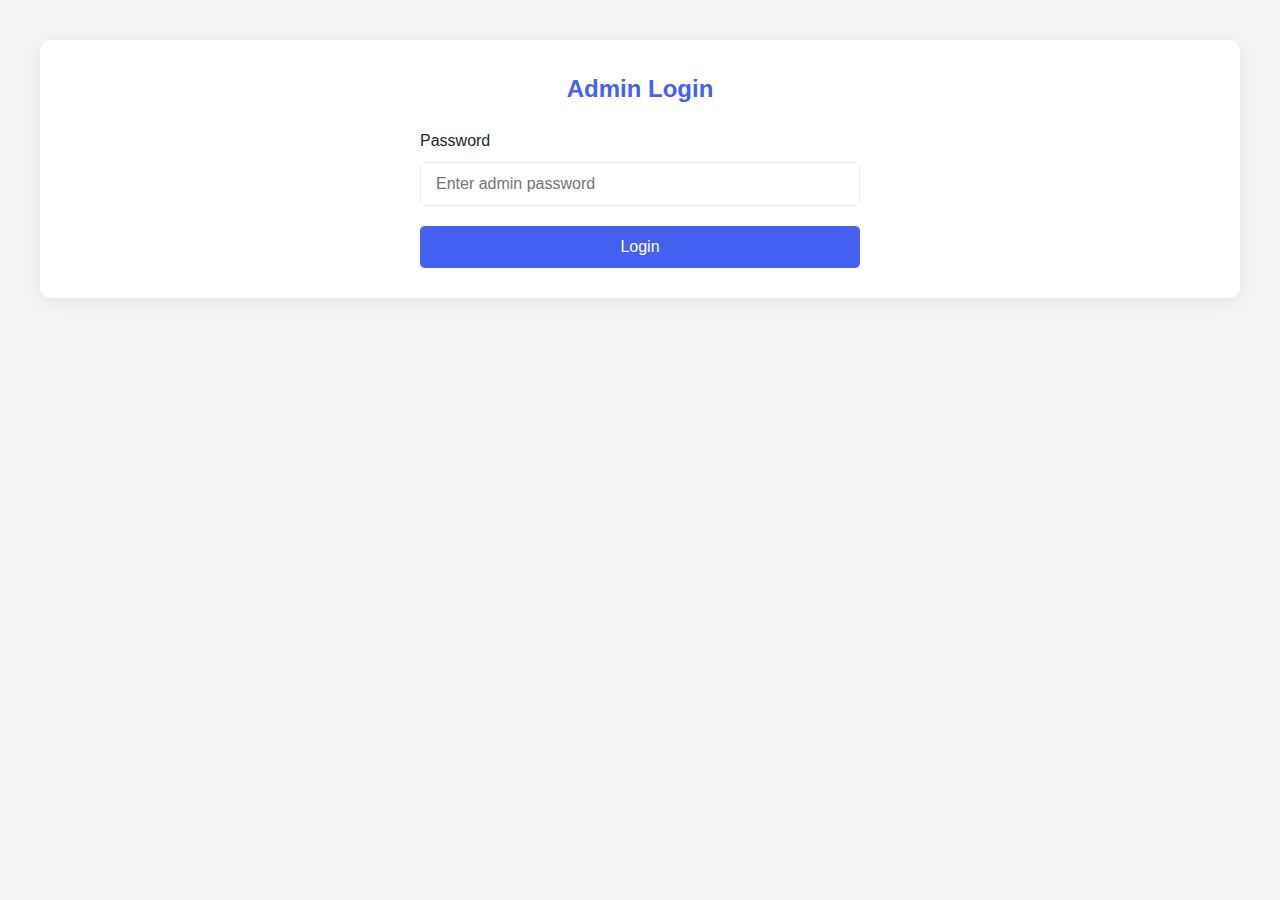
<file: admin.html>
<!DOCTYPE html>
<html lang="en">
  <head>
    <meta charset="UTF-8" />
    <meta name="viewport" content="width=device-width, initial-scale=1.0" />
    <title>CampusFind Admin</title>
    <style>
      :root {
        --primary: #4361ee;
        --primary-light: #5e72e4;
        --secondary: #3f37c9;
        --light: #f8f9fa;
        --dark: #212529;
        --success: #4cc9f0;
        --danger: #f72585;
        --warning: #fca311;
        --gray: #6c757d;
        --light-gray: #e9ecef;
      }

      * {
        margin: 0;
        padding: 0;
        box-sizing: border-box;
        font-family: "Segoe UI", Tahoma, Geneva, Verdana, sans-serif;
      }

      body {
        background-color: #f5f5f5;
        color: var(--dark);
        line-height: 1.6;
      }

      .admin-container {
        max-width: 1200px;
        margin: 40px auto;
        background: white;
        border-radius: 10px;
        box-shadow: 0 4px 20px rgba(0, 0, 0, 0.08);
        overflow: hidden;
      }

      .admin-header {
        background-color: var(--primary);
        color: white;
        padding: 20px 30px;
        display: flex;
        justify-content: space-between;
        align-items: center;
      }

      .admin-header h1 {
        font-size: 1.8rem;
        font-weight: 600;
      }

      .logout-btn {
        background-color: var(--danger);
        color: white;
        border: none;
        padding: 8px 16px;
        border-radius: 5px;
        cursor: pointer;
        font-weight: 500;
        transition: all 0.3s;
      }

      .logout-btn:hover {
        background-color: #d1144a;
      }

      .login-section,
      .data-section {
        padding: 30px;
      }

      .login-section {
        text-align: center;
        max-width: 500px;
        margin: 0 auto;
      }

      .login-section h2 {
        color: var(--primary);
        margin-bottom: 20px;
        font-size: 1.5rem;
      }

      .login-form {
        display: flex;
        flex-direction: column;
        gap: 20px;
      }

      .form-group {
        display: flex;
        flex-direction: column;
        gap: 8px;
        text-align: left;
      }

      .form-group label {
        font-weight: 500;
        color: var(--dark);
      }

      .form-control {
        padding: 12px 15px;
        border: 1px solid var(--light-gray);
        border-radius: 5px;
        font-size: 1rem;
        transition: border-color 0.3s;
      }

      .form-control:focus {
        outline: none;
        border-color: var(--primary);
        box-shadow: 0 0 0 3px rgba(67, 97, 238, 0.15);
      }

      .btn {
        padding: 12px 20px;
        border-radius: 5px;
        border: none;
        cursor: pointer;
        font-weight: 500;
        transition: all 0.3s;
        font-size: 1rem;
      }

      .btn-primary {
        background-color: var(--primary);
        color: white;
      }

      .btn-primary:hover {
        background-color: var(--secondary);
      }

      .data-section {
        display: none;
      }

      .tabs {
        display: flex;
        border-bottom: 1px solid var(--light-gray);
        margin-bottom: 20px;
      }

      .tab-btn {
        padding: 12px 24px;
        background: none;
        border: none;
        cursor: pointer;
        font-weight: 500;
        color: var(--gray);
        position: relative;
        transition: all 0.3s;
      }

      .tab-btn.active {
        color: var(--primary);
        font-weight: 600;
      }

      .tab-btn.active::after {
        content: "";
        position: absolute;
        bottom: -1px;
        left: 0;
        width: 100%;
        height: 3px;
        background-color: var(--primary);
      }

      .tab-btn:hover:not(.active) {
        color: var(--dark);
      }

      .tab-content {
        display: none;
      }

      .tab-content.active {
        display: block;
      }

      table {
        width: 100%;
        border-collapse: collapse;
        margin-top: 20px;
        box-shadow: 0 1px 3px rgba(0, 0, 0, 0.05);
      }

      th,
      td {
        padding: 15px;
        text-align: left;
        border-bottom: 1px solid var(--light-gray);
      }

      th {
        background-color: var(--primary);
        color: white;
        font-weight: 500;
        text-transform: uppercase;
        font-size: 0.8rem;
        letter-spacing: 0.5px;
      }

      tr:nth-child(even) {
        background-color: #fafafa;
      }

      tr:hover {
        background-color: #f0f4ff;
      }

      .status-badge {
        display: inline-block;
        padding: 4px 10px;
        border-radius: 12px;
        font-size: 0.75rem;
        font-weight: 600;
      }

      .status-with-finder {
        background-color: #e3f2fd;
        color: #1976d2;
      }

      .status-turned-in {
        background-color: #e8f5e9;
        color: #388e3c;
      }

      .empty-state {
        text-align: center;
        padding: 40px;
        color: var(--gray);
      }

      .empty-state svg {
        width: 80px;
        height: 80px;
        margin-bottom: 20px;
        opacity: 0.5;
      }

      @media (max-width: 768px) {
        .admin-container {
          margin: 0;
          border-radius: 0;
        }

        .tabs {
          overflow-x: auto;
          white-space: nowrap;
          padding-bottom: 5px;
        }

        table {
          display: block;
          overflow-x: auto;
        }
      }
    </style>
  </head>
  <body>
    <div class="admin-container">
      <div class="admin-header" id="adminHeader" style="display: none">
        <h1>CampusFind Admin Dashboard</h1>
        <button class="logout-btn" onclick="logout()">Logout</button>
      </div>

      <div class="login-section" id="loginSection">
        <h2>Admin Login</h2>
        <form
          class="login-form"
          onsubmit="event.preventDefault(); checkPassword();"
        >
          <div class="form-group">
            <label for="adminPassword">Password</label>
            <input
              type="password"
              id="adminPassword"
              class="form-control"
              placeholder="Enter admin password"
              required
            />
          </div>
          <button type="submit" class="btn btn-primary">Login</button>
        </form>
      </div>

      <div class="data-section" id="dataSection">
        <div class="tabs">
          <button class="tab-btn active" onclick="showTab('lost')">
            Lost Items
          </button>
          <button class="tab-btn" onclick="showTab('found')">
            Found Items
          </button>
        </div>

        <div id="lostItemsTab" class="tab-content active">
          <table id="lostTable">
            <thead>
              <tr>
                <th>Item Name</th>
                <th>Category</th>
                <th>Date Lost</th>
                <th>Location</th>
                <th>Contact</th>
              </tr>
            </thead>
            <tbody id="lostItemsBody">
              <!-- Will be populated by JavaScript -->
            </tbody>
          </table>
          <div id="lostEmptyState" class="empty-state" style="display: none">
            <svg
              xmlns="http://www.w3.org/2000/svg"
              fill="none"
              viewBox="0 0 24 24"
              stroke="currentColor"
            >
              <path
                stroke-linecap="round"
                stroke-linejoin="round"
                stroke-width="1"
                d="M9.172 16.172a4 4 0 015.656 0M9 10h.01M15 10h.01M21 12a9 9 0 11-18 0 9 9 0 0118 0z"
              />
            </svg>
            <h3>No Lost Items Found</h3>
            <p>There are currently no lost item reports in the system.</p>
          </div>
        </div>

        <div id="foundItemsTab" class="tab-content">
          <table id="foundTable">
            <thead>
              <tr>
                <th>Item Name</th>
                <th>Category</th>
                <th>Date Found</th>
                <th>Location</th>
                <th>Status</th>
              </tr>
            </thead>
            <tbody id="foundItemsBody">
              <!-- Will be populated by JavaScript -->
            </tbody>
          </table>
          <div id="foundEmptyState" class="empty-state" style="display: none">
            <svg
              xmlns="http://www.w3.org/2000/svg"
              fill="none"
              viewBox="0 0 24 24"
              stroke="currentColor"
            >
              <path
                stroke-linecap="round"
                stroke-linejoin="round"
                stroke-width="1"
                d="M9.172 16.172a4 4 0 015.656 0M9 10h.01M15 10h.01M21 12a9 9 0 11-18 0 9 9 0 0118 0z"
              />
            </svg>
            <h3>No Found Items Found</h3>
            <p>There are currently no found item reports in the system.</p>
          </div>
        </div>
      </div>
    </div>

    <script>
      // Password protection (change this to your secure password)
      const ADMIN_PASSWORD = "CampusFind@123";

      function checkPassword() {
        const password = document.getElementById("adminPassword").value;
        if (password === ADMIN_PASSWORD) {
          document.getElementById("loginSection").style.display = "none";
          document.getElementById("dataSection").style.display = "block";
          document.getElementById("adminHeader").style.display = "flex";
          loadData();
        } else {
          alert("Incorrect password! Please try again.");
          document.getElementById("adminPassword").focus();
        }
      }

      function logout() {
        document.getElementById("loginSection").style.display = "block";
        document.getElementById("dataSection").style.display = "none";
        document.getElementById("adminHeader").style.display = "none";
        document.getElementById("adminPassword").value = "";
      }

      function showTab(tabName) {
        // Update active tab button
        document.querySelectorAll(".tab-btn").forEach((btn) => {
          btn.classList.remove("active");
        });
        event.target.classList.add("active");

        // Show the selected tab content
        document.querySelectorAll(".tab-content").forEach((tab) => {
          tab.classList.remove("active");
        });
        document.getElementById(tabName + "ItemsTab").classList.add("active");
      }

      function loadData() {
        // Load from localStorage (same as main page)
        const lostItems = JSON.parse(localStorage.getItem("lostItems")) || [];
        const foundItems = JSON.parse(localStorage.getItem("foundItems")) || [];

        // Populate lost items table
        const lostBody = document.getElementById("lostItemsBody");
        const lostEmptyState = document.getElementById("lostEmptyState");

        if (lostItems.length > 0) {
          lostBody.innerHTML = lostItems
            .map(
              (item) => `
                    <tr>
                        <td>${item.name || "N/A"}</td>
                        <td>${
                          item.category
                            ? item.category.charAt(0).toUpperCase() +
                              item.category.slice(1)
                            : "N/A"
                        }</td>
                        <td>${formatDate(item.date) || "N/A"}</td>
                        <td>${item.location || "N/A"}</td>
                        <td>${item.contactInfo || "N/A"}</td>
                    </tr>
                `
            )
            .join("");
          lostEmptyState.style.display = "none";
        } else {
          lostBody.innerHTML = "";
          lostEmptyState.style.display = "block";
        }

        // Populate found items table
        const foundBody = document.getElementById("foundItemsBody");
        const foundEmptyState = document.getElementById("foundEmptyState");

        if (foundItems.length > 0) {
          foundBody.innerHTML = foundItems
            .map(
              (item) => `
                    <tr>
                        <td>${item.name || "N/A"}</td>
                        <td>${
                          item.category
                            ? item.category.charAt(0).toUpperCase() +
                              item.category.slice(1)
                            : "N/A"
                        }</td>
                        <td>${formatDate(item.date) || "N/A"}</td>
                        <td>${item.location || "N/A"}</td>
                        <td>
                            <span class="status-badge ${
                              item.itemStatus === "with-me"
                                ? "status-with-finder"
                                : "status-turned-in"
                            }">
                                ${
                                  item.itemStatus === "with-me"
                                    ? "With Finder"
                                    : "Turned In"
                                }
                            </span>
                        </td>
                    </tr>
                `
            )
            .join("");
          foundEmptyState.style.display = "none";
        } else {
          foundBody.innerHTML = "";
          foundEmptyState.style.display = "block";
        }
      }

      function formatDate(dateString) {
        if (!dateString) return "";
        const date = new Date(dateString);
        return date.toLocaleDateString("en-US", {
          year: "numeric",
          month: "short",
          day: "numeric",
        });
      }

      // Handle Enter key in password field
      document
        .getElementById("adminPassword")
        .addEventListener("keypress", function (e) {
          if (e.key === "Enter") {
            checkPassword();
          }
        });
    </script>
  </body>
</html>
</file>
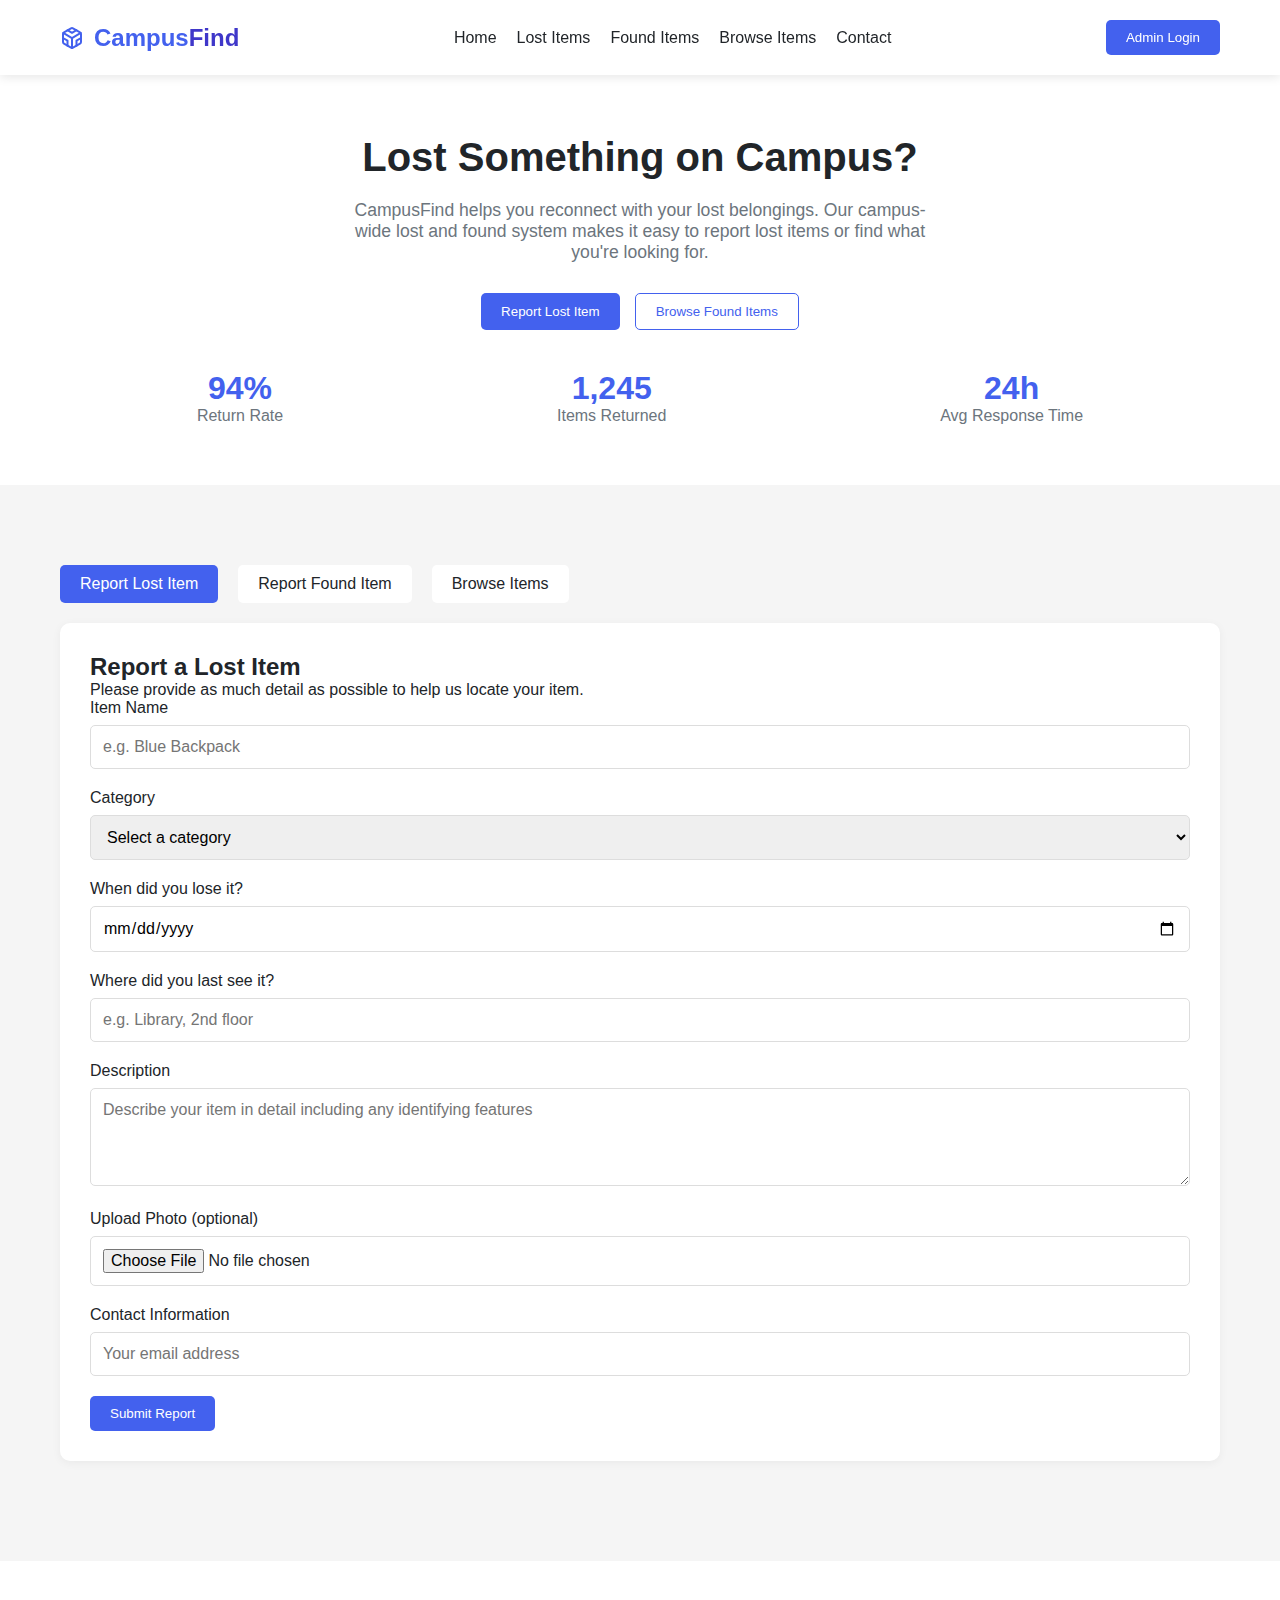
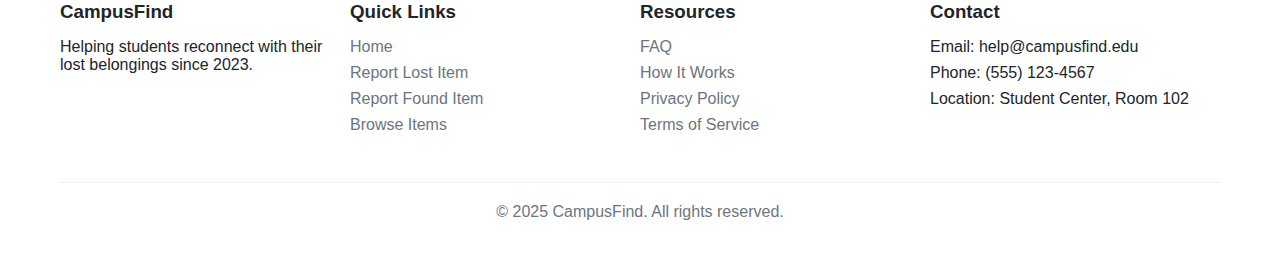
<file: dtiproject.html>
<!DOCTYPE html>
<html lang="en">
  <head>
    <meta charset="UTF-8" />
    <meta name="viewport" content="width=device-width, initial-scale=1.0" />
    <title>College Lost & Found Portal</title>
    <style>
      :root {
        --primary: #4361ee;
        --secondary: #3f37c9;
        --light: #f8f9fa;
        --dark: #212529;
        --success: #4cc9f0;
        --danger: #f72585;
        --warning: #fca311;
        --info: #560bad;
      }

      * {
        margin: 0;
        padding: 0;
        box-sizing: border-box;
        font-family: "Segoe UI", Tahoma, Geneva, Verdana, sans-serif;
        scroll-behavior: smooth;
      }

      body {
        background-color: #f5f5f5;
        color: var(--dark);
      }

      .container {
        max-width: 1200px;
        margin: 0 auto;
        padding: 0 20px;
      }

      header {
        background-color: white;
        box-shadow: 0 2px 10px rgba(0, 0, 0, 0.1);
        position: sticky;
        top: 0;
        z-index: 100;
      }

      nav {
        display: flex;
        justify-content: space-between;
        align-items: center;
        padding: 20px 0;
      }

      .logo {
        display: flex;
        align-items: center;
        gap: 10px;
        font-weight: bold;
        font-size: 1.5rem;
        color: var(--primary);
      }

      .logo span {
        color: var(--secondary);
      }

      .nav-links {
        display: flex;
        gap: 20px;
      }

      .nav-links a {
        text-decoration: none;
        color: var(--dark);
        font-weight: 500;
        transition: color 0.3s;
      }

      .nav-links a:hover {
        color: var(--primary);
      }

      .btn {
        padding: 10px 20px;
        border-radius: 5px;
        border: none;
        cursor: pointer;
        font-weight: 500;
        transition: all 0.3s;
      }

      .btn-primary {
        background-color: var(--primary);
        color: white;
      }

      .btn-primary:hover {
        background-color: var(--secondary);
      }

      .btn-outline {
        background-color: transparent;
        border: 1px solid var(--primary);
        color: var(--primary);
      }

      .btn-outline:hover {
        background-color: var(--primary);
        color: white;
      }

      .hero {
        padding: 60px 0;
        text-align: center;
        background-color: white;
        margin-bottom: 40px;
      }

      .hero h1 {
        font-size: 2.5rem;
        margin-bottom: 20px;
        color: var(--dark);
      }

      .hero p {
        font-size: 1.1rem;
        color: #6c757d;
        max-width: 600px;
        margin: 0 auto 30px;
      }

      .cta-buttons {
        display: flex;
        justify-content: center;
        gap: 15px;
      }

      .stats {
        display: flex;
        justify-content: space-around;
        margin-top: 40px;
      }

      .stat-item {
        text-align: center;
      }

      .stat-item .number {
        font-size: 2rem;
        font-weight: bold;
        color: var(--primary);
      }

      .stat-item .label {
        color: #6c757d;
      }

      .report-section {
        padding: 40px 0;
      }

      .tabs {
        display: flex;
        gap: 20px;
        margin-bottom: 20px;
      }

      .tab {
        padding: 10px 20px;
        border-radius: 5px;
        cursor: pointer;
        font-weight: 500;
        transition: all 0.3s;
      }

      .tab.active {
        background-color: var(--primary);
        color: white;
      }

      .tab:not(.active) {
        background-color: white;
        color: var(--dark);
      }

      .tab:not(.active):hover {
        background-color: #f0f0f0;
      }

      .tab-content {
        display: none;
        background-color: white;
        padding: 30px;
        border-radius: 10px;
        box-shadow: 0 2px 10px rgba(0, 0, 0, 0.05);
        scroll-margin-top: 100px;
      }

      .tab-content.active {
        display: block;
      }

      .form-group {
        margin-bottom: 20px;
      }

      .form-group label {
        display: block;
        margin-bottom: 8px;
        font-weight: 500;
      }

      .form-control {
        width: 100%;
        padding: 12px;
        border: 1px solid #ddd;
        border-radius: 5px;
        font-size: 1rem;
      }

      .form-control:focus {
        outline: none;
        border-color: var(--primary);
      }

      .items-grid {
        display: grid;
        grid-template-columns: repeat(auto-fill, minmax(300px, 1fr));
        gap: 20px;
        margin-top: 30px;
      }

      .item-card {
        background-color: white;
        border-radius: 10px;
        overflow: hidden;
        box-shadow: 0 2px 10px rgba(0, 0, 0, 0.05);
        transition: transform 0.3s;
      }

      .item-card:hover {
        transform: translateY(-5px);
      }

      .item-image {
        height: 200px;
        background-color: #f0f0f0;
        display: flex;
        align-items: center;
        justify-content: center;
        color: #aaa;
      }

      .item-info {
        padding: 20px;
      }

      .item-category {
        display: inline-block;
        padding: 5px 10px;
        background-color: #e9ecef;
        border-radius: 15px;
        font-size: 0.8rem;
        margin-bottom: 10px;
      }

      .item-title {
        font-size: 1.2rem;
        margin-bottom: 10px;
      }

      .item-details {
        color: #6c757d;
        margin-bottom: 15px;
      }

      .item-actions {
        display: flex;
        justify-content: space-between;
      }

      footer {
        background-color: white;
        padding: 40px 0;
        margin-top: 60px;
      }

      .footer-content {
        display: flex;
        justify-content: space-between;
        flex-wrap: wrap;
      }

      .footer-section {
        flex: 1;
        min-width: 200px;
        margin-bottom: 20px;
      }

      .footer-section h3 {
        margin-bottom: 15px;
        color: var(--dark);
      }

      .footer-section ul {
        list-style: none;
      }

      .footer-section ul li {
        margin-bottom: 8px;
      }

      .footer-section a {
        text-decoration: none;
        color: #6c757d;
        transition: color 0.3s;
      }

      .footer-section a:hover {
        color: var(--primary);
      }

      .copyright {
        text-align: center;
        margin-top: 20px;
        padding-top: 20px;
        border-top: 1px solid #eee;
        color: #6c757d;
      }

      .success-message {
        background-color: #d1e7dd;
        color: #0f5132;
        padding: 15px;
        border-radius: 5px;
        margin-bottom: 20px;
        display: none;
      }

      @media (max-width: 768px) {
        .nav-links {
          display: none;
        }

        .hero h1 {
          font-size: 2rem;
        }

        .stats {
          flex-direction: column;
          gap: 20px;
        }

        .cta-buttons {
          flex-direction: column;
        }

        .tabs {
          flex-direction: column;
        }
      }
    </style>
  </head>
  <body>
    <header>
      <div class="container">
        <nav>
          <div class="logo">
            <svg
              xmlns="http://www.w3.org/2000/svg"
              width="24"
              height="24"
              viewBox="0 0 24 24"
              fill="none"
              stroke="currentColor"
              stroke-width="2"
              stroke-linecap="round"
              stroke-linejoin="round"
            >
              <path
                d="M21 16V8a2 2 0 0 0-1-1.73l-7-4a2 2 0 0 0-2 0l-7 4A2 2 0 0 0 3 8v8a2 2 0 0 0 1 1.73l7 4a2 2 0 0 0 2 0l7-4A2 2 0 0 0 21 16z"
              ></path>
              <polyline points="7.5 4.21 12 6.81 16.5 4.21"></polyline>
              <polyline points="7.5 19.79 7.5 14.6 3 12"></polyline>
              <polyline points="21 12 16.5 14.6 16.5 19.79"></polyline>
              <polyline points="3.27 6.96 12 12.01 20.73 6.96"></polyline>
              <line x1="12" y1="22.08" x2="12" y2="12"></line>
            </svg>
            <div>Campus<span>Find</span></div>
          </div>
          <div class="nav-links">
            <a href="#top">Home</a>
            <a href="#report-lost">Lost Items</a>
            <a href="#report-found">Found Items</a>
            <a href="#browse-items">Browse Items</a>
            <a href="#footer">Contact</a>
          </div>
          <button
            class="btn btn-primary"
            onclick="window.location.href='admin.html'"
          >
            Admin Login
          </button>
        </nav>
      </div>
    </header>

    <section class="hero">
      <div class="container">
        <h1>Lost Something on Campus?</h1>
        <p>
          CampusFind helps you reconnect with your lost belongings. Our
          campus-wide lost and found system makes it easy to report lost items
          or find what you're looking for.
        </p>
        <div class="cta-buttons">
          <button class="btn btn-primary" id="report-lost-btn">
            Report Lost Item
          </button>
          <button class="btn btn-outline" id="browse-found-btn">
            Browse Found Items
          </button>
        </div>
        <div class="stats">
          <div class="stat-item">
            <div class="number">94%</div>
            <div class="label">Return Rate</div>
          </div>
          <div class="stat-item">
            <div class="number">1,245</div>
            <div class="label">Items Returned</div>
          </div>
          <div class="stat-item">
            <div class="number">24h</div>
            <div class="label">Avg Response Time</div>
          </div>
        </div>
      </div>
    </section>

    <section class="report-section">
      <div class="container">
        <div class="tabs">
          <div class="tab active" data-tab="report-lost">Report Lost Item</div>
          <div class="tab" data-tab="report-found">Report Found Item</div>
          <div class="tab" data-tab="browse-items">Browse Items</div>
        </div>

        <div class="tab-content active" id="report-lost">
          <h2>Report a Lost Item</h2>
          <p>
            Please provide as much detail as possible to help us locate your
            item.
          </p>
          <div class="success-message" id="lost-success-message">
            Your lost item report has been successfully submitted!!
          </div>
          <form id="lost-item-form">
            <div class="form-group">
              <label for="item-name">Item Name</label>
              <input
                type="text"
                id="item-name"
                class="form-control"
                placeholder="e.g. Blue Backpack"
                required
              />
            </div>
            <div class="form-group">
              <label for="item-category">Category</label>
              <select id="item-category" class="form-control" required>
                <option value="">Select a category</option>
                <option value="electronics">Electronics</option>
                <option value="clothing">Clothing</option>
                <option value="accessories">Accessories</option>
                <option value="books">Books & Notes</option>
                <option value="keys">Keys</option>
                <option value="id-cards">ID Cards</option>
                <option value="other">Other</option>
              </select>
            </div>
            <div class="form-group">
              <label for="lost-date">When did you lose it?</label>
              <input type="date" id="lost-date" class="form-control" required />
            </div>
            <div class="form-group">
              <label for="lost-location">Where did you last see it?</label>
              <input
                type="text"
                id="lost-location"
                class="form-control"
                placeholder="e.g. Library, 2nd floor"
                required
              />
            </div>
            <div class="form-group">
              <label for="item-description">Description</label>
              <textarea
                id="item-description"
                class="form-control"
                rows="4"
                placeholder="Describe your item in detail including any identifying features"
                required
              ></textarea>
            </div>
            <div class="form-group">
              <label for="item-photo">Upload Photo (optional)</label>
              <input
                type="file"
                id="item-photo"
                class="form-control"
                accept="image/*"
              />
            </div>
            <div class="form-group">
              <label for="contact-info">Contact Information</label>
              <input
                type="email"
                id="contact-info"
                class="form-control"
                placeholder="Your email address"
                required
              />
            </div>
            <button type="submit" class="btn btn-primary">Submit Report</button>
          </form>
        </div>

        <div class="tab-content" id="report-found">
          <h2>Report a Found Item</h2>
          <p>Thank you for helping return lost items to their owners!</p>
          <div class="success-message" id="found-success-message">
            Your found item report has been successfully submitted and saved
            locally on your device!
          </div>
          <form id="found-item-form">
            <div class="form-group">
              <label for="found-item-name">Item Name</label>
              <input
                type="text"
                id="found-item-name"
                class="form-control"
                placeholder="e.g. Blue Backpack"
                required
              />
            </div>
            <div class="form-group">
              <label for="found-item-category">Category</label>
              <select id="found-item-category" class="form-control" required>
                <option value="">Select a category</option>
                <option value="electronics">Electronics</option>
                <option value="clothing">Clothing</option>
                <option value="accessories">Accessories</option>
                <option value="books">Books & Notes</option>
                <option value="keys">Keys</option>
                <option value="id-cards">ID Cards</option>
                <option value="other">Other</option>
              </select>
            </div>
            <div class="form-group">
              <label for="found-date">When did you find it?</label>
              <input
                type="date"
                id="found-date"
                class="form-control"
                required
              />
            </div>
            <div class="form-group">
              <label for="found-location">Where did you find it?</label>
              <input
                type="text"
                id="found-location"
                class="form-control"
                placeholder="e.g. Library, 2nd floor"
                required
              />
            </div>
            <div class="form-group">
              <label for="found-item-description">Description</label>
              <textarea
                id="found-item-description"
                class="form-control"
                rows="4"
                placeholder="Describe the item in detail"
                required
              ></textarea>
            </div>
            <div class="form-group">
              <label for="found-item-photo">Upload Photo (optional)</label>
              <input
                type="file"
                id="found-item-photo"
                class="form-control"
                accept="image/*"
              />
            </div>
            <div class="form-group">
              <label for="finder-contact-info">Your Contact Information</label>
              <input
                type="email"
                id="finder-contact-info"
                class="form-control"
                placeholder="Your email address"
                required
              />
            </div>
            <div class="form-group">
              <label>Current Status</label>
              <div>
                <input
                  type="radio"
                  id="with-me"
                  name="item-status"
                  value="with-me"
                  checked
                />
                <label for="with-me">I have the item with me</label>
              </div>
              <div>
                <input
                  type="radio"
                  id="turned-in"
                  name="item-status"
                  value="turned-in"
                />
                <label for="turned-in">I turned it in to Campus Security</label>
              </div>
            </div>
            <button type="submit" class="btn btn-primary">Submit Report</button>
          </form>
        </div>

        <div class="tab-content" id="browse-items">
          <h2>Browse Lost & Found Items</h2>
          <div class="form-group">
            <input
              type="text"
              id="search-items"
              class="form-control"
              placeholder="Search for items..."
            />
          </div>
          <div class="form-group">
            <select id="filter-category" class="form-control">
              <option value="">All Categories</option>
              <option value="electronics">Electronics</option>
              <option value="clothing">Clothing</option>
              <option value="accessories">Accessories</option>
              <option value="books">Books & Notes</option>
              <option value="keys">Keys</option>
              <option value="id-cards">ID Cards</option>
              <option value="other">Other</option>
            </select>
          </div>
          <div class="form-group">
            <select id="filter-type" class="form-control">
              <option value="all">All Items</option>
              <option value="lost">Lost Items</option>
              <option value="found">Found Items</option>
            </select>
          </div>

          <div class="items-grid" id="items-grid">
            <!-- Items will be dynamically added here -->
          </div>
        </div>
      </div>
    </section>

    <footer id="footer">
      <div class="container">
        <div class="footer-content">
          <div class="footer-section">
            <h3>CampusFind</h3>
            <p>
              Helping students reconnect with their lost belongings since 2023.
            </p>
          </div>
          <div class="footer-section">
            <h3>Quick Links</h3>
            <ul>
              <li><a href="#">Home</a></li>
              <li><a href="#report-lost">Report Lost Item</a></li>
              <li><a href="#report-found">Report Found Item</a></li>
              <li><a href="#browse-items">Browse Items</a></li>
            </ul>
          </div>
          <div class="footer-section">
            <h3>Resources</h3>
            <ul>
              <li><a href="#">FAQ</a></li>
              <li><a href="#">How It Works</a></li>
              <li><a href="#">Privacy Policy</a></li>
              <li><a href="#">Terms of Service</a></li>
            </ul>
          </div>
          <div class="footer-section">
            <h3>Contact</h3>
            <ul>
              <li>Email: help@campusfind.edu</li>
              <li>Phone: (555) 123-4567</li>
              <li>Location: Student Center, Room 102</li>
            </ul>
          </div>
        </div>
        <div class="copyright">
          &copy; 2025 CampusFind. All rights reserved.
        </div>
      </div>
    </footer>

    <script>
      // In your existing script, modify the nav-links click handler:
      document.querySelectorAll(".nav-links a").forEach((link) => {
        link.addEventListener("click", function (e) {
          if (this.getAttribute("href").startsWith("#")) {
            e.preventDefault();
            const targetId = this.getAttribute("href").substring(1);

            // Special case for Home link
            if (targetId === "top") {
              window.scrollTo({
                top: 0,
                behavior: "smooth",
              });
              history.pushState(null, null, "#");
              return;
            }

            const targetElement = document.getElementById(targetId);
            if (targetElement) {
              // Activate the corresponding tab if it's a tab link
              if (
                targetId === "report-lost" ||
                targetId === "report-found" ||
                targetId === "browse-items"
              ) {
                document.querySelectorAll(".tab-content").forEach((content) => {
                  content.classList.remove("active");
                });
                document
                  .querySelectorAll(".tab")
                  .forEach((t) => t.classList.remove("active"));

                targetElement.classList.add("active");
                const relatedTab = document.querySelector(
                  `[data-tab="${targetId}"]`
                );
                if (relatedTab) {
                  relatedTab.classList.add("active");
                }

                // Refresh items list if browsing
                if (targetId === "browse-items") {
                  displayItems();
                }
              }

              // Scroll to the element
              targetElement.scrollIntoView({ behavior: "smooth" });
              history.pushState(null, null, `#${targetId}`);
            }
          }
        });
      });
      document.addEventListener("DOMContentLoaded", function () {
        // Initialize storage
        if (!localStorage.getItem("lostItems")) {
          localStorage.setItem("lostItems", JSON.stringify([]));
        }
        if (!localStorage.getItem("foundItems")) {
          localStorage.setItem("foundItems", JSON.stringify([]));
        }

        // Set up tab functionality
        document.querySelectorAll(".tab").forEach((tab) => {
          tab.addEventListener("click", () => {
            // Remove active class from all tabs
            document
              .querySelectorAll(".tab")
              .forEach((t) => t.classList.remove("active"));
            // Add active class to clicked tab
            tab.classList.add("active");

            // Hide all tab content
            document.querySelectorAll(".tab-content").forEach((content) => {
              content.classList.remove("active");
            });

            // Show the corresponding tab content
            const tabId = tab.getAttribute("data-tab");
            const tabContent = document.getElementById(tabId);
            tabContent.classList.add("active");

            // Scroll to the tab content
            tabContent.scrollIntoView({ behavior: "smooth" });

            // Refresh items list if browsing
            if (tabId === "browse-items") {
              displayItems();
            }
          });
        });

        // Set up hero button navigation
        document
          .getElementById("report-lost-btn")
          .addEventListener("click", function () {
            // Show the lost item form
            document.querySelectorAll(".tab-content").forEach((content) => {
              content.classList.remove("active");
            });
            document
              .querySelectorAll(".tab")
              .forEach((t) => t.classList.remove("active"));

            const lostTab = document.querySelector('[data-tab="report-lost"]');
            lostTab.classList.add("active");

            const lostContent = document.getElementById("report-lost");
            lostContent.classList.add("active");

            // Scroll to the form
            lostContent.scrollIntoView({ behavior: "smooth" });
          });

        document
          .getElementById("browse-found-btn")
          .addEventListener("click", function () {
            // Show the browse items tab
            document.querySelectorAll(".tab-content").forEach((content) => {
              content.classList.remove("active");
            });
            document
              .querySelectorAll(".tab")
              .forEach((t) => t.classList.remove("active"));

            const browseTab = document.querySelector(
              '[data-tab="browse-items"]'
            );
            browseTab.classList.add("active");

            const browseContent = document.getElementById("browse-items");
            browseContent.classList.add("active");

            // Refresh items
            displayItems();

            // Scroll to the browse section
            browseContent.scrollIntoView({ behavior: "smooth" });
          });

        // Make nav links activate correct tabs
        document.querySelectorAll(".nav-links a").forEach((link) => {
          link.addEventListener("click", function (e) {
            if (this.getAttribute("href").startsWith("#")) {
              e.preventDefault();
              const targetId = this.getAttribute("href").substring(1);
              const targetElement = document.getElementById(targetId);

              if (targetElement) {
                // Activate the corresponding tab
                document.querySelectorAll(".tab-content").forEach((content) => {
                  content.classList.remove("active");
                });
                document
                  .querySelectorAll(".tab")
                  .forEach((t) => t.classList.remove("active"));

                targetElement.classList.add("active");
                const relatedTab = document.querySelector(
                  `[data-tab="${targetId}"]`
                );
                if (relatedTab) {
                  relatedTab.classList.add("active");
                }

                // Refresh items list if browsing
                if (targetId === "browse-items") {
                  displayItems();
                }

                // Scroll to the element
                targetElement.scrollIntoView({ behavior: "smooth" });
              }
            }
          });
        });

        // Data handling functions
        function saveLostItem(itemData) {
          const lostItems = JSON.parse(localStorage.getItem("lostItems")) || [];
          itemData.id = Date.now(); // Use timestamp as ID
          itemData.reportDate = new Date().toISOString();
          itemData.status = "lost";
          lostItems.push(itemData);
          localStorage.setItem("lostItems", JSON.stringify(lostItems));
          return itemData;
        }

        function saveFoundItem(itemData) {
          const foundItems =
            JSON.parse(localStorage.getItem("foundItems")) || [];
          itemData.id = Date.now(); // Use timestamp as ID
          itemData.reportDate = new Date().toISOString();
          itemData.status = "found";
          foundItems.push(itemData);
          localStorage.setItem("foundItems", JSON.stringify(foundItems));
          return itemData;
        }

        // Handle file uploads by converting to Base64
        async function convertImageToBase64(fileInput) {
          return new Promise((resolve, reject) => {
            if (!fileInput.files || !fileInput.files[0]) {
              resolve(null); // No file selected
              return;
            }

            const file = fileInput.files[0];
            const reader = new FileReader();

            reader.onload = function (e) {
              resolve(e.target.result);
            };

            reader.onerror = function (error) {
              console.error("Error reading file:", error);
              reject(error);
            };

            reader.readAsDataURL(file);
          });
        }

        // Lost item form submission
        document
          .getElementById("lost-item-form")
          .addEventListener("submit", async function (e) {
            e.preventDefault();

            try {
              // Get form data
              const itemData = {
                name: document.getElementById("item-name").value,
                category: document.getElementById("item-category").value,
                date: document.getElementById("lost-date").value,
                location: document.getElementById("lost-location").value,
                description: document.getElementById("item-description").value,
                contactInfo: document.getElementById("contact-info").value,
                photo: await convertImageToBase64(
                  document.getElementById("item-photo")
                ),
              };

              // Save lost item data to local storage
              saveLostItem(itemData);

              // Show success message
              const successMessage = document.getElementById(
                "lost-success-message"
              );
              successMessage.style.display = "block";

              // Reset form
              this.reset();

              // Scroll to success message
              successMessage.scrollIntoView({ behavior: "smooth" });
            } catch (error) {
              console.error("Error saving lost item:", error);
              alert(
                "An error occurred while saving your report. Please try again."
              );
            }
          });

        // Found item form submission
        document
          .getElementById("found-item-form")
          .addEventListener("submit", async function (e) {
            e.preventDefault();

            try {
              // Get form data
              const itemData = {
                name: document.getElementById("found-item-name").value,
                category: document.getElementById("found-item-category").value,
                date: document.getElementById("found-date").value,
                location: document.getElementById("found-location").value,
                description: document.getElementById("found-item-description")
                  .value,
                contactInfo: document.getElementById("finder-contact-info")
                  .value,
                itemStatus: document.querySelector(
                  'input[name="item-status"]:checked'
                ).value,
                photo: await convertImageToBase64(
                  document.getElementById("found-item-photo")
                ),
              };

              // Save found item data to local storage
              saveFoundItem(itemData);

              // Show success message
              const successMessage = document.getElementById(
                "found-success-message"
              );
              successMessage.style.display = "block";

              // Reset form
              this.reset();

              // Scroll to success message
              successMessage.scrollIntoView({ behavior: "smooth" });
            } catch (error) {
              console.error("Error saving found item:", error);
              alert(
                "An error occurred while saving your report. Please try again."
              );
            }
          });

        // Function to display items in the grid
        function displayItems() {
          const lostItems = JSON.parse(localStorage.getItem("lostItems")) || [];
          const foundItems =
            JSON.parse(localStorage.getItem("foundItems")) || [];
          const itemsGrid = document.getElementById("items-grid");
          const searchText = document
            .getElementById("search-items")
            .value.toLowerCase();
          const categoryFilter =
            document.getElementById("filter-category").value;
          const typeFilter = document.getElementById("filter-type").value;

          // Clear existing items
          itemsGrid.innerHTML = "";

          // Merge and filter items
          let allItems = [];

          if (typeFilter === "all" || typeFilter === "lost") {
            allItems = allItems.concat(lostItems);
          }

          if (typeFilter === "all" || typeFilter === "found") {
            allItems = allItems.concat(foundItems);
          }

          // Apply category filter if selected
          if (categoryFilter) {
            allItems = allItems.filter(
              (item) => item.category === categoryFilter
            );
          }

          // Apply search filter if entered
          if (searchText) {
            allItems = allItems.filter(
              (item) =>
                item.name.toLowerCase().includes(searchText) ||
                item.description.toLowerCase().includes(searchText) ||
                item.location.toLowerCase().includes(searchText)
            );
          }

          // Sort by date (newest first)
          allItems.sort(
            (a, b) => new Date(b.reportDate) - new Date(a.reportDate)
          );

          if (allItems.length === 0) {
            itemsGrid.innerHTML =
              "<p>No items found matching your criteria.</p>";
            return;
          }

          // Display items
          allItems.forEach((item) => {
            const itemCard = document.createElement("div");
            itemCard.className = "item-card";

            // Choose icon based on category
            let iconSvg;
            switch (item.category) {
              case "electronics":
                iconSvg = `<svg xmlns="http://www.w3.org/2000/svg" width="48" height="48" viewBox="0 0 24 24" fill="none" stroke="currentColor" stroke-width="1" stroke-linecap="round" stroke-linejoin="round"><rect x="2" y="7" width="20" height="14" rx="2" ry="2"></rect><path d="M16 21V5a2 2 0 0 0-2-2h-4a2 2 0 0 0-2 2v16"></path></svg>`;
                break;
              case "clothing":
                iconSvg = `<svg xmlns="http://www.w3.org/2000/svg" width="48" height="48" viewBox="0 0 24 24" fill="none" stroke="currentColor" stroke-width="1" stroke-linecap="round" stroke-linejoin="round"><path d="M20.38 3.46L16 2a4 4 0 01-8 0L3.62 3.46a2 2 0 00-1.34 2.23l.58 3.47a1 1 0 00.99.84H6v10c0 1.1.9 2 2 2h8a2 2 0 002-2V10h2.15a1 1 0 00.99-.84l.58-3.47a2 2 0 00-1.34-2.23z"></path></svg>`;
                break;
              case "accessories":
                iconSvg = `<svg xmlns="http://www.w3.org/2000/svg" width="48" height="48" viewBox="0 0 24 24" fill="none" stroke="currentColor" stroke-width="1" stroke-linecap="round" stroke-linejoin="round"><circle cx="12" cy="12" r="10"></circle><circle cx="12" cy="12" r="6"></circle><circle cx="12" cy="12" r="2"></circle></svg>`;
                break;
              case "books":
                iconSvg = `<svg xmlns="http://www.w3.org/2000/svg" width="48" height="48" viewBox="0 0 24 24" fill="none" stroke="currentColor" stroke-width="1" stroke-linecap="round" stroke-linejoin="round"><path d="M4 19.5A2.5 2.5 0 0 1 6.5 17H20"></path><path d="M6.5 2H20v20H6.5A2.5 2.5 0 0 1 4 19.5v-15A2.5 2.5 0 0 1 6.5 2z"></path></svg>`;
                break;
              case "keys":
                iconSvg = `<svg xmlns="http://www.w3.org/2000/svg" width="48" height="48" viewBox="0 0 24 24" fill="none" stroke="currentColor" stroke-width="1" stroke-linecap="round" stroke-linejoin="round"><path d="M21 10c0 7-9 13-9 13s-9-6-9-13a9 9 0 0 1 18 0z"></path><circle cx="12" cy="10" r="3"></circle></svg>`;
                break;
              case "id-cards":
                iconSvg = `<svg xmlns="http://www.w3.org/2000/svg" width="48" height="48" viewBox="0 0 24 24" fill="none" stroke="currentColor" stroke-width="1" stroke-linecap="round" stroke-linejoin="round"><rect x="3" y="4" width="18" height="16" rx="2" ry="2"></rect><path d="M9 12a2 2 0 1 0 0-4 2 2 0 0 0 0 4z"></path><path d="M15 8h2"></path><path d="M15 12h2"></path><path d="M7 16h10"></path></svg>`;
                break;
              default:
                iconSvg = `<svg xmlns="http://www.w3.org/2000/svg" width="48" height="48" viewBox="0 0 24 24" fill="none" stroke="currentColor" stroke-width="1" stroke-linecap="round" stroke-linejoin="round"><circle cx="12" cy="12" r="10"></circle><path d="M9.09 9a3 3 0 0 1 5.83 1c0 2-3 3-3 3"></path><line x1="12" y1="17" x2="12.01" y2="17"></line></svg>`;
            }

            // Format date for display
            const formattedDate = new Date(item.date).toLocaleDateString();

            let imageHtml;
            if (item.photo) {
              imageHtml = `<img src="${item.photo}" alt="${item.name}" style="max-width: 100%; max-height: 200px; object-fit: contain;">`;
            } else {
              imageHtml = iconSvg;
            }

            itemCard.innerHTML = `
              <div class="item-image">
                  ${imageHtml}
              </div>
              <div class="item-info">
                  <span class="item-category">${
                    item.category.charAt(0).toUpperCase() +
                    item.category.slice(1)
                  }</span>
                  <h3 class="item-title">${item.name}</h3>
                  <p class="item-details">
                      ${
                        item.status === "lost" ? "Lost on" : "Found on"
                      }: ${formattedDate}<br>
                      Location: ${item.location}
                  </p>
                  <div class="item-actions">
                      <button class="btn btn-outline view-details" data-id="${
                        item.id
                      }" data-type="${item.status}">View Details</button>
                      <button class="btn btn-primary ${
                        item.status === "lost" ? "found-this" : "claim"
                      }" data-id="${item.id}" data-type="${item.status}">
                          ${item.status === "lost" ? "I Found This" : "Claim"}
                      </button>
                  </div>
              </div>
            `;

            itemsGrid.appendChild(itemCard);
          });

          // Add event listeners to the buttons
          document.querySelectorAll(".view-details").forEach((btn) => {
            btn.addEventListener("click", function () {
              const itemId = this.getAttribute("data-id");
              const itemType = this.getAttribute("data-type");
              showItemDetails(itemId, itemType);
            });
          });

          document.querySelectorAll(".found-this, .claim").forEach((btn) => {
            btn.addEventListener("click", function () {
              const itemId = this.getAttribute("data-id");
              const itemType = this.getAttribute("data-type");

              if (itemType === "lost") {
                alert(
                  'Thank you! Please submit a "Found Item" report with the details of this item.'
                );

                // Navigate to the found item form
                document.querySelectorAll(".tab-content").forEach((content) => {
                  content.classList.remove("active");
                });
                document
                  .querySelectorAll(".tab")
                  .forEach((t) => t.classList.remove("active"));

                const foundTab = document.querySelector(
                  '[data-tab="report-found"]'
                );
                foundTab.classList.add("active");

                const foundContent = document.getElementById("report-found");
                foundContent.classList.add("active");

                foundContent.scrollIntoView({ behavior: "smooth" });
              } else if (itemType === "found") {
                alert(
                  "Please contact the finder using the information in the item details to arrange pickup."
                );
              }
            });
          });
        }

        // Function to show detailed item information
        function showItemDetails(itemId, itemType) {
          let item;

          if (itemType === "lost") {
            const lostItems =
              JSON.parse(localStorage.getItem("lostItems")) || [];
            item = lostItems.find((i) => i.id.toString() === itemId.toString());
          } else if (itemType === "found") {
            const foundItems =
              JSON.parse(localStorage.getItem("foundItems")) || [];
            item = foundItems.find(
              (i) => i.id.toString() === itemId.toString()
            );
          }

          if (!item) {
            alert("Item details not found.");
            return;
          }

          // Format date for display
          const formattedDate = new Date(item.date).toLocaleDateString();
          const reportDate = new Date(item.reportDate).toLocaleDateString();

          // Create a modal-like alert with the details
          const detailsText = `
Item Details:
-------------
Name: ${item.name}
Category: ${item.category}
${itemType === "lost" ? "Lost on" : "Found on"}: ${formattedDate}
Location: ${item.location}
Description: ${item.description}
Report Date: ${reportDate}
Contact: ${item.contactInfo}
${
  itemType === "found" && item.itemStatus
    ? `Status: ${
        item.itemStatus === "with-me"
          ? "Item is with finder"
          : "Turned in to Campus Security"
      }`
    : ""
}
          `;

          alert(detailsText);
        }

        // Set up search and filters
        document
          .getElementById("search-items")
          .addEventListener("input", displayItems);
        document
          .getElementById("filter-category")
          .addEventListener("change", displayItems);
        document
          .getElementById("filter-type")
          .addEventListener("change", displayItems);

        // Initial display of items when browsing tab is loaded
        const browseTab = document.querySelector('[data-tab="browse-items"]');
        browseTab.addEventListener("click", displayItems);
      });
    </script>
  </body>
</html>
</file>
